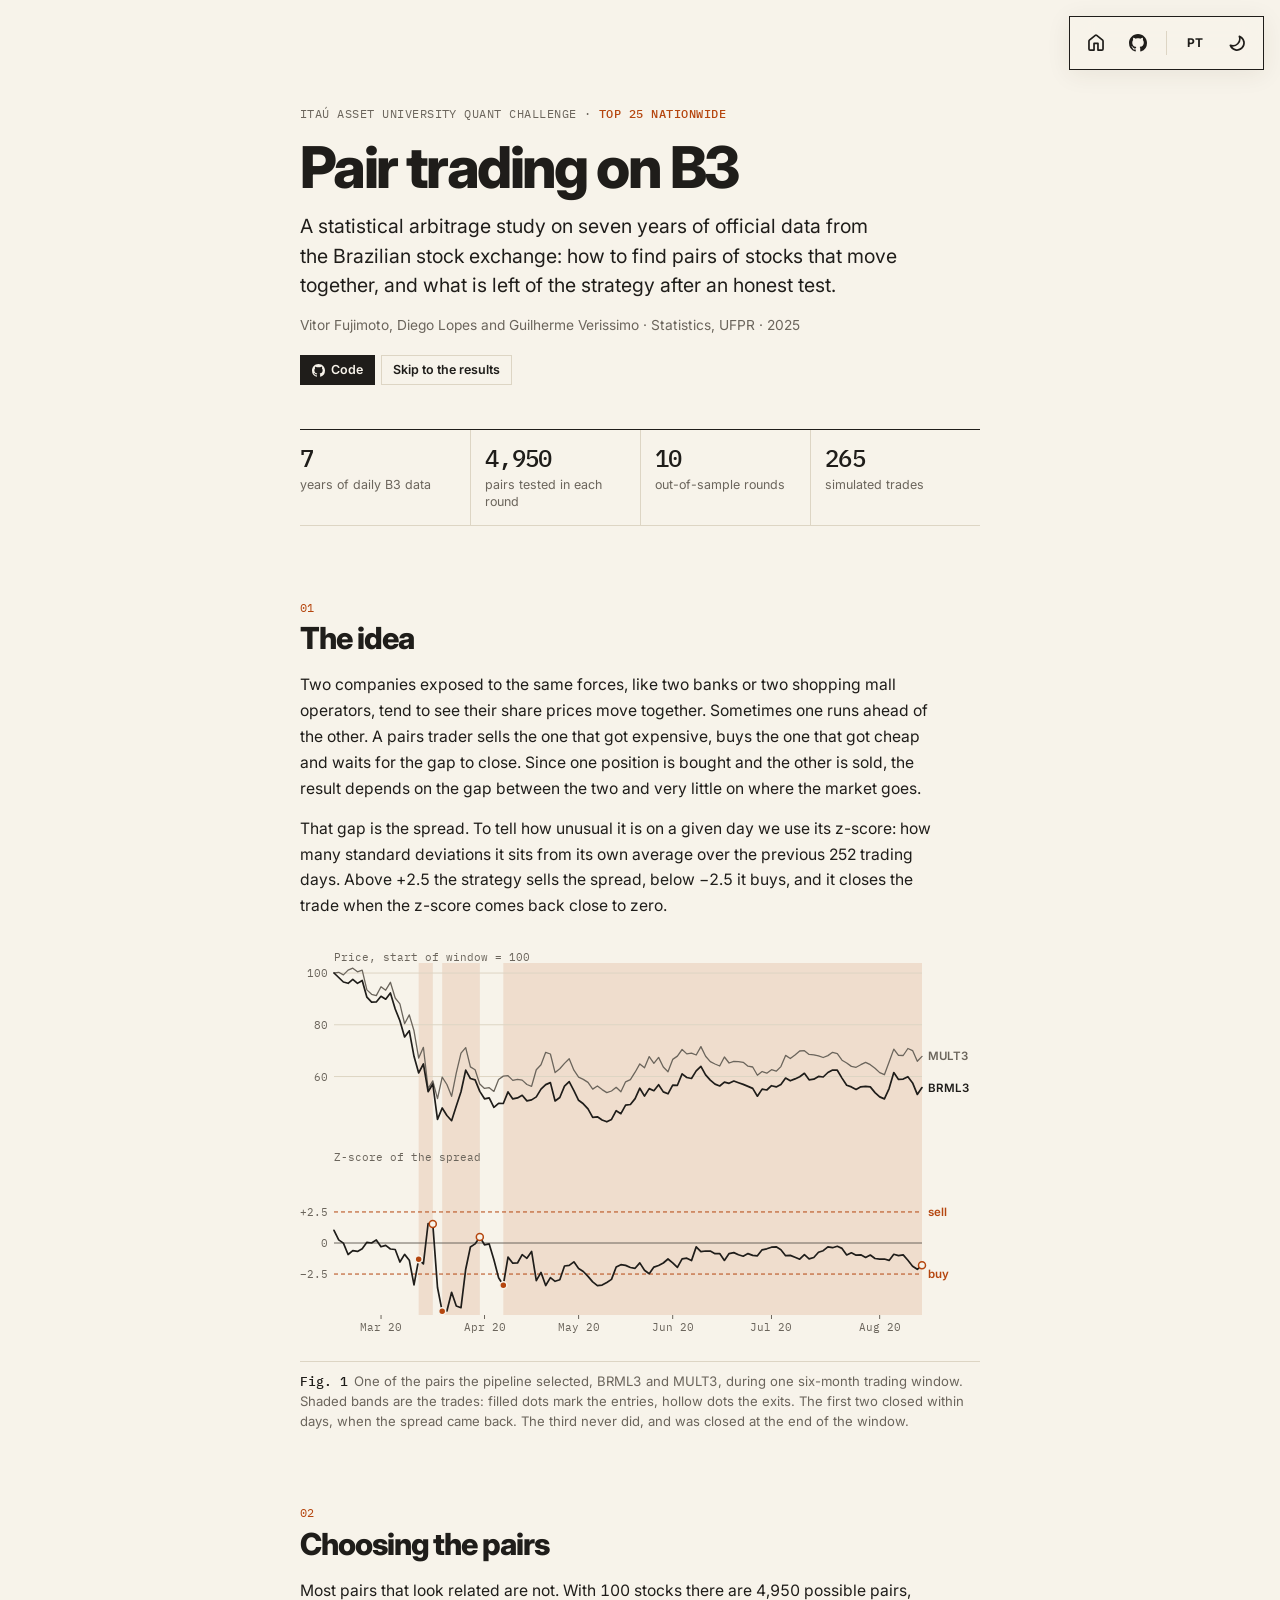
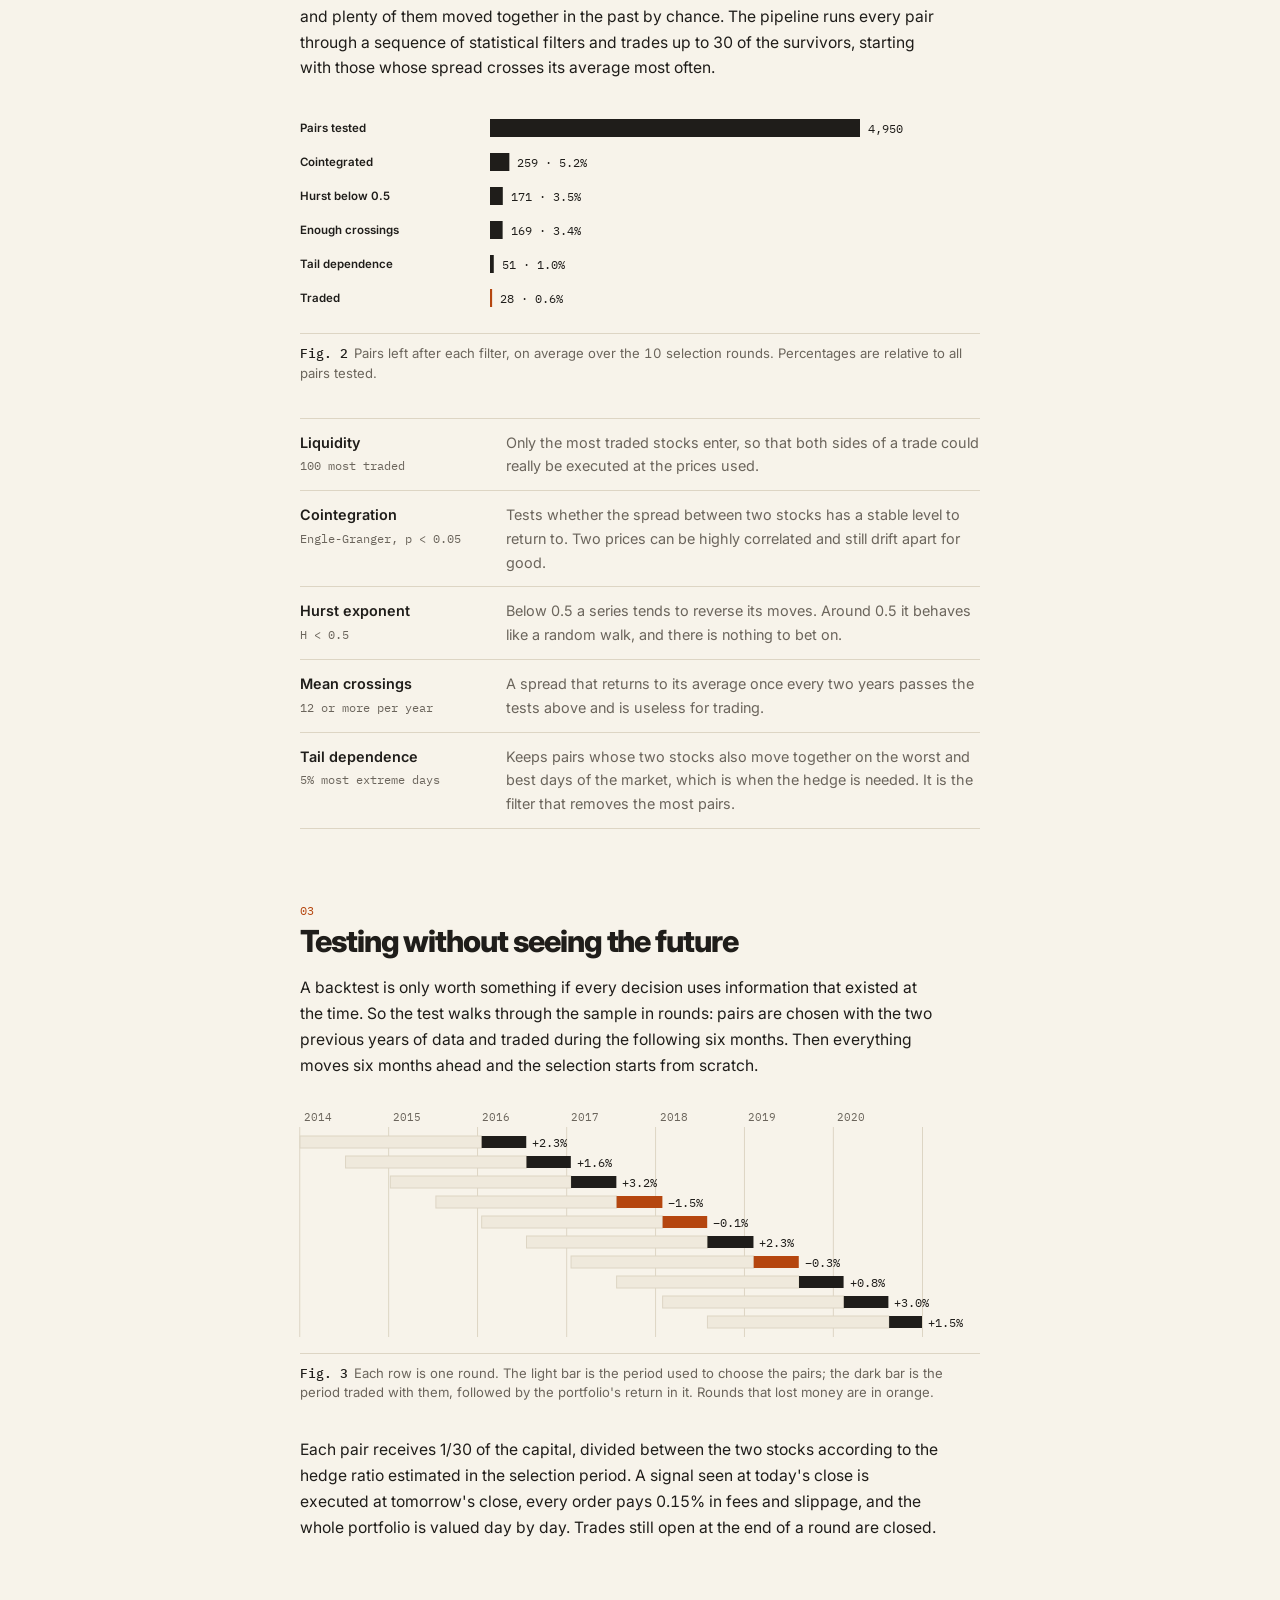
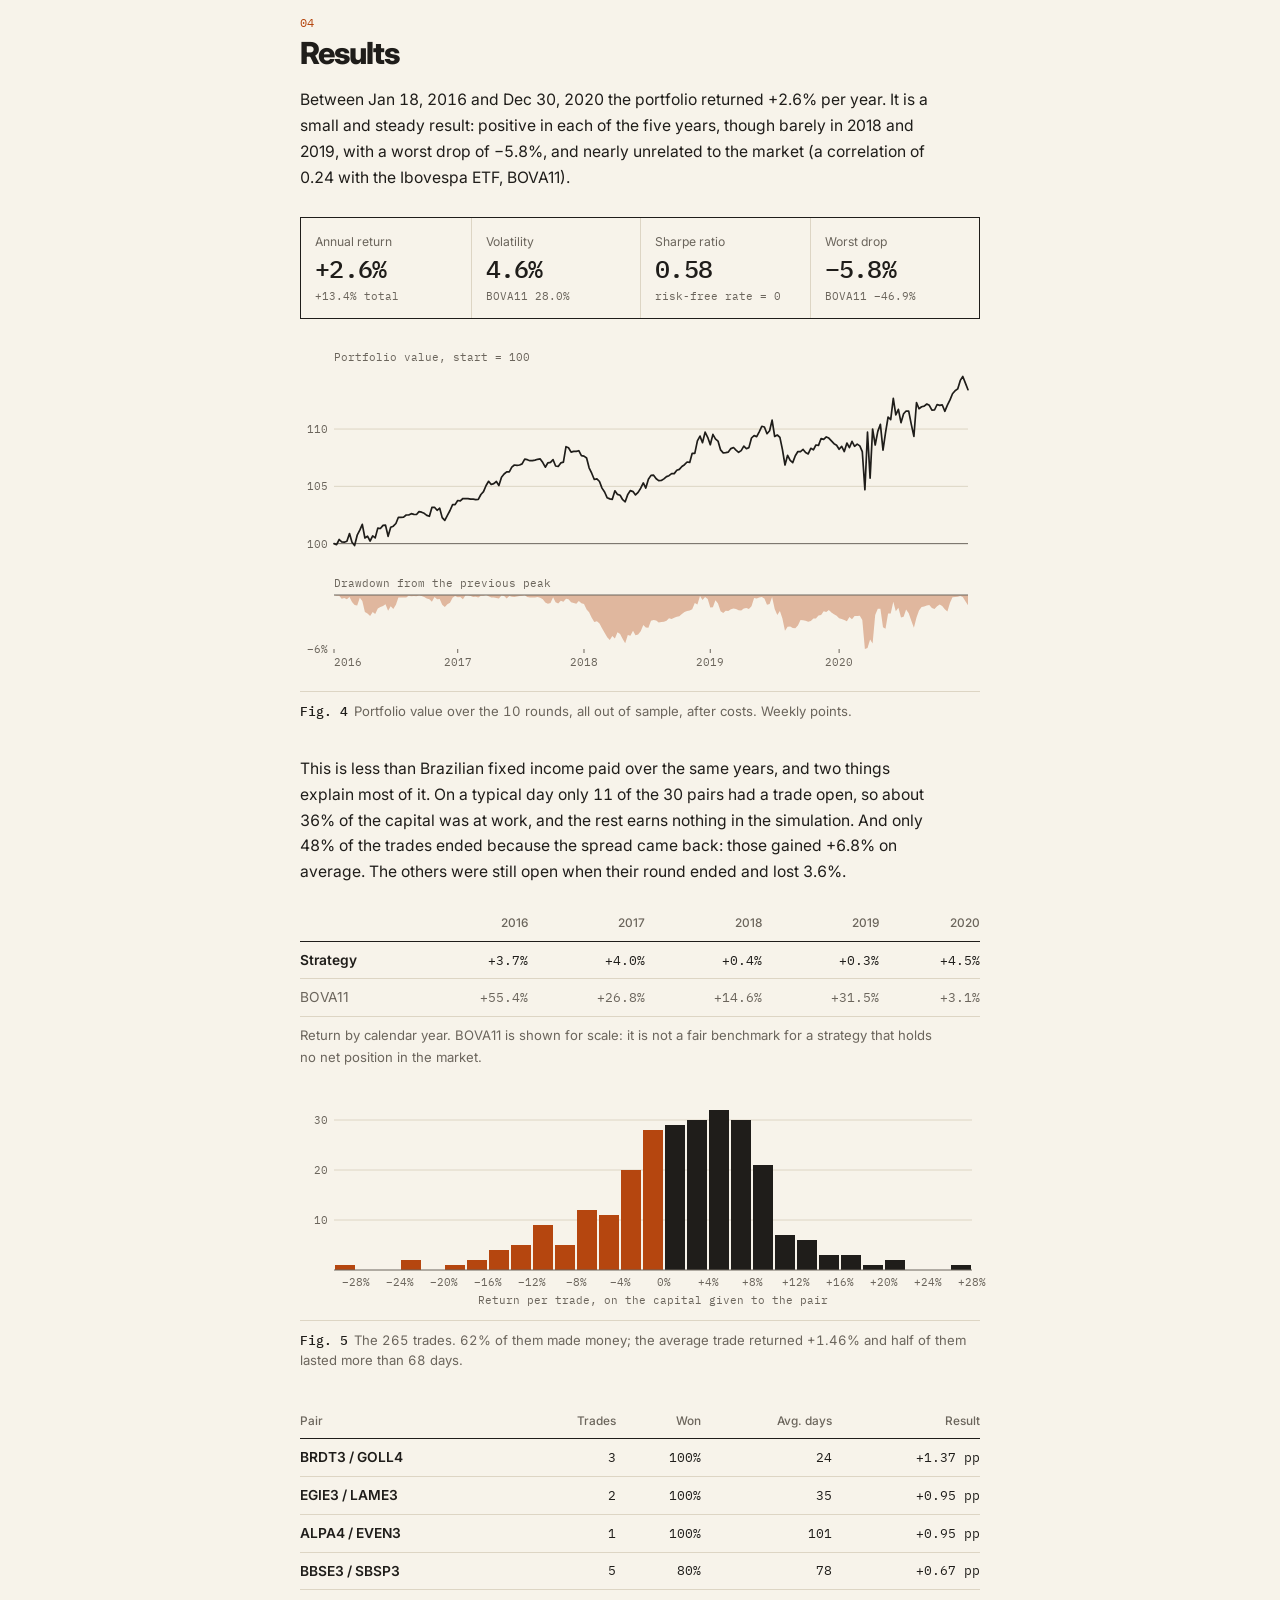
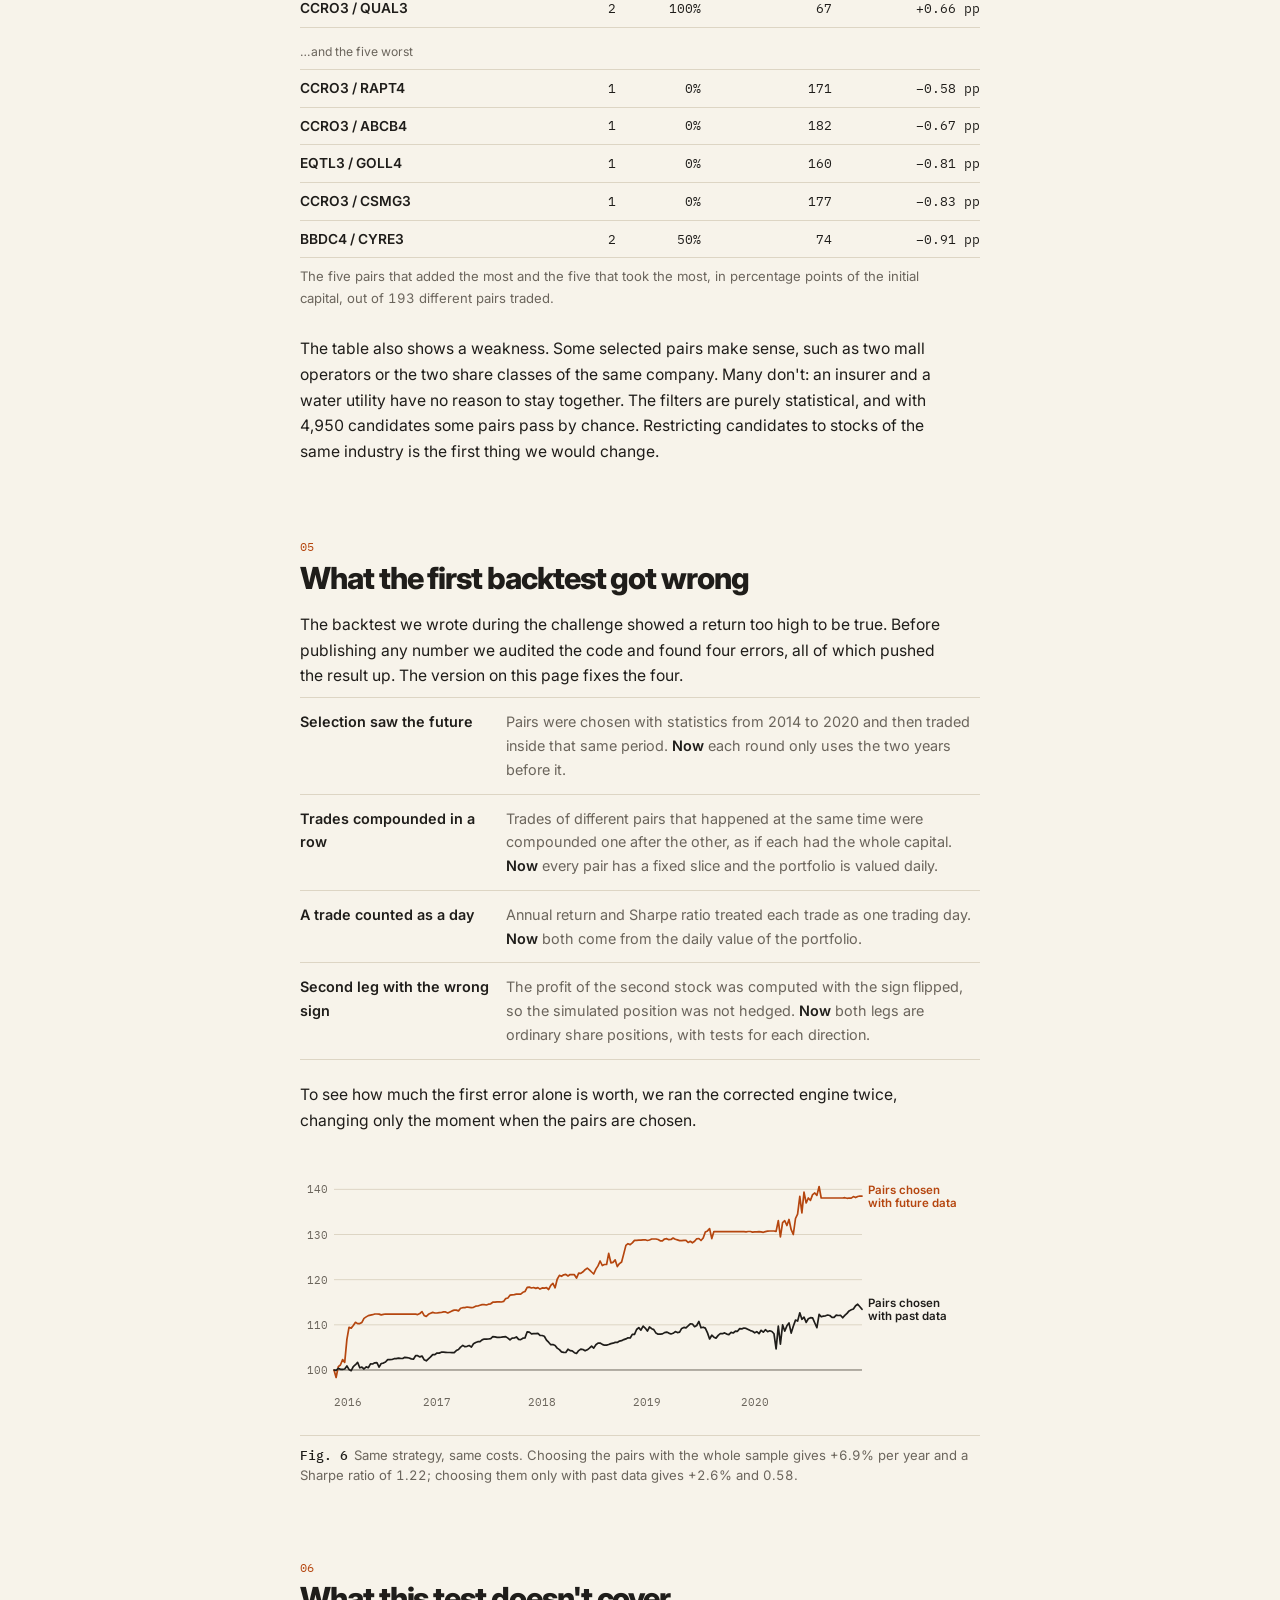
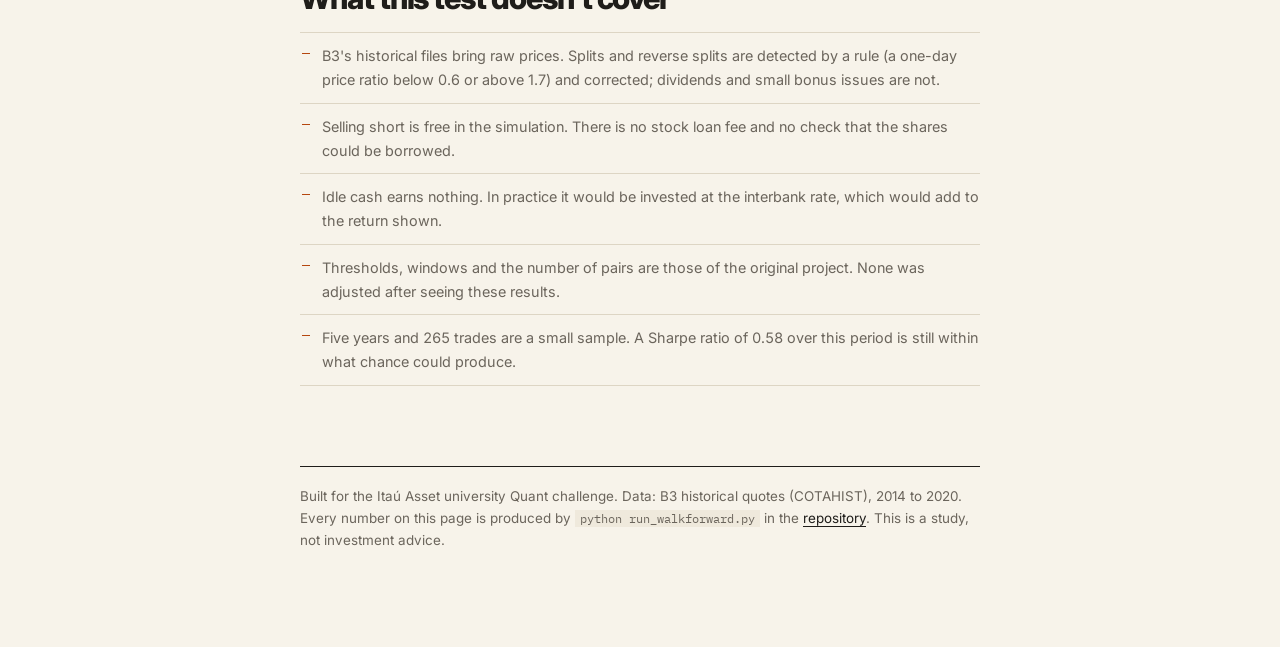
<file: index.html>
<!DOCTYPE html>
<html lang="en">
<head>
  <meta charset="UTF-8">
  <meta name="viewport" content="width=device-width, initial-scale=1.0">
  <title>Pair trading on B3 · Vitor Fujimoto</title>
  <meta name="description" content="A statistical arbitrage study on seven years of official B3 data: pair selection by cointegration and a walk-forward backtest, built for the Itaú Asset university Quant challenge.">
  <meta property="og:title" content="Pair trading on B3">
  <meta property="og:description" content="Pair selection by cointegration and a walk-forward backtest on seven years of official B3 data.">
  <script>
    (function () {
      var t = null;
      try { t = localStorage.getItem('theme'); } catch (e) {}
      if (t !== 'light' && t !== 'dark') {
        t = window.matchMedia && window.matchMedia('(prefers-color-scheme: dark)').matches ? 'dark' : 'light';
      }
      document.documentElement.setAttribute('data-theme', t);
    })();
  </script>
  <link rel="preconnect" href="https://fonts.googleapis.com">
  <link rel="preconnect" href="https://fonts.gstatic.com" crossorigin>
  <link href="https://fonts.googleapis.com/css2?family=IBM+Plex+Mono:wght@400;500&family=Inter:wght@400;500;600;700;800&display=swap" rel="stylesheet">
  <link rel="stylesheet" href="site/styles.css">
</head>
<body data-lang="en">
  <main class="wrap" id="top">

    <header class="top">
      <p class="kicker">
        <span class="en">Itaú Asset university Quant challenge · <b>Top 25 nationwide</b></span>
        <span class="pt">Desafio universitário Quant da Itaú Asset · <b>Top 25 do país</b></span>
      </p>
      <h1><span class="en">Pair trading on B3</span><span class="pt">Pair trading na B3</span></h1>
      <p class="lead">
        <span class="en">A statistical arbitrage study on seven years of official data from the Brazilian stock exchange: how to find pairs of stocks that move together, and what is left of the strategy after an honest test.</span>
        <span class="pt">Um estudo de arbitragem estatística com sete anos de dados oficiais da bolsa brasileira: como encontrar pares de ações que andam juntas, e o que sobra da estratégia depois de um teste honesto.</span>
      </p>
      <p class="byline">
        <span class="en">Vitor Fujimoto, Diego Lopes and Guilherme Verissimo · Statistics, UFPR · 2025</span>
        <span class="pt">Vitor Fujimoto, Diego Lopes e Guilherme Verissimo · Estatística, UFPR · 2025</span>
      </p>
      <div class="actions">
        <a class="action" href="https://github.com/fujimoto01/pair-trading"><svg viewBox="0 0 16 16" aria-hidden="true"><path d="M8 0c4.42 0 8 3.58 8 8a8.013 8.013 0 0 1-5.45 7.59c-.4.08-.55-.17-.55-.38 0-.27.01-1.13.01-2.2 0-.75-.25-1.23-.54-1.48 1.78-.2 3.65-.88 3.65-3.95 0-.88-.31-1.59-.82-2.15.08-.2.36-1.02-.08-2.12 0 0-.67-.22-2.2.82-.64-.18-1.32-.27-2-.27-.68 0-1.36.09-2 .27-1.53-1.03-2.2-.82-2.2-.82-.44 1.1-.16 1.92-.08 2.12-.51.56-.82 1.28-.82 2.15 0 3.06 1.86 3.75 3.64 3.95-.23.2-.44.55-.51 1.07-.46.21-1.61.55-2.33-.66-.15-.24-.6-.83-1.23-.82-.67.01-.27.38.01.53.34.19.73.9.82 1.13.16.45.68 1.31 2.69.94 0 .67.01 1.3.01 1.49 0 .21-.15.45-.55.38A7.995 7.995 0 0 1 0 8c0-4.42 3.58-8 8-8Z"/></svg><span class="en">Code</span><span class="pt">Código</span></a>
        <a class="action ghost" href="#results"><span class="en">Skip to the results</span><span class="pt">Ir para os resultados</span></a>
      </div>

      <div class="facts">
        <div><b>7</b><span class="en">years of daily B3 data</span><span class="pt">anos de dados diários da B3</span></div>
        <div><b data-v="tested"></b><span class="en">pairs tested in each round</span><span class="pt">pares testados a cada rodada</span></div>
        <div><b data-v="windows"></b><span class="en">out-of-sample rounds</span><span class="pt">rodadas fora da amostra</span></div>
        <div><b data-v="trades"></b><span class="en">simulated trades</span><span class="pt">operações simuladas</span></div>
      </div>
    </header>

    <section id="idea">
      <div class="num">01</div>
      <h2><span class="en">The idea</span><span class="pt">A ideia</span></h2>
      <p class="en">Two companies exposed to the same forces, like two banks or two shopping mall operators, tend to see their share prices move together. Sometimes one runs ahead of the other. A pairs trader sells the one that got expensive, buys the one that got cheap and waits for the gap to close. Since one position is bought and the other is sold, the result depends on the gap between the two and very little on where the market goes.</p>
      <p class="pt">Duas empresas expostas às mesmas forças, como dois bancos ou duas administradoras de shoppings, costumam ter ações que andam juntas. Às vezes uma dispara na frente da outra. Quem opera pares vende a que ficou cara, compra a que ficou barata e espera a distância fechar. Como uma posição é comprada e a outra é vendida, o resultado depende da distância entre as duas e muito pouco do rumo do mercado.</p>
      <p class="en">That gap is the spread. To tell how unusual it is on a given day we use its z-score: how many standard deviations it sits from its own average over the previous 252 trading days. Above +<span data-v="entry"></span> the strategy sells the spread, below −<span data-v="entry"></span> it buys, and it closes the trade when the z-score comes back close to zero.</p>
      <p class="pt">Essa distância é o spread. Para saber o quanto ela está fora do normal num dia usamos o z-score: a quantos desvios-padrão o spread está da própria média dos 252 pregões anteriores. Acima de +<span data-v="entry"></span> a estratégia vende o spread, abaixo de −<span data-v="entry"></span> ela compra, e a operação é encerrada quando o z-score volta para perto de zero.</p>
      <figure>
        <div class="fig" id="fig-example"></div>
        <figcaption>
          <span class="en"><b>Fig. 1</b>One of the pairs the pipeline selected, <span data-v="pair-a"></span> and <span data-v="pair-b"></span>, during one six-month trading window. Shaded bands are the trades: filled dots mark the entries, hollow dots the exits. The first two closed within days, when the spread came back. The third never did, and was closed at the end of the window.</span>
          <span class="pt"><b>Fig. 1</b>Um dos pares selecionados pelo pipeline, <span data-v="pair-a"></span> e <span data-v="pair-b"></span>, numa janela de seis meses de operação. As faixas sombreadas são as operações: pontos cheios marcam as entradas, pontos vazados as saídas. As duas primeiras fecharam em poucos dias, quando o spread voltou. A terceira nunca voltou, e foi encerrada no fim da janela.</span>
        </figcaption>
      </figure>
    </section>

    <section id="selection">
      <div class="num">02</div>
      <h2><span class="en">Choosing the pairs</span><span class="pt">A escolha dos pares</span></h2>
      <p class="en">Most pairs that look related are not. With <span data-v="stocks"></span> stocks there are <span data-v="tested"></span> possible pairs, and plenty of them moved together in the past by chance. The pipeline runs every pair through a sequence of statistical filters and trades up to <span data-v="pairs"></span> of the survivors, starting with those whose spread crosses its average most often.</p>
      <p class="pt">A maioria dos pares que parecem relacionados não é. Com <span data-v="stocks"></span> ações existem <span data-v="tested"></span> pares possíveis, e muitos andaram juntos no passado por acaso. O pipeline passa cada par por uma sequência de filtros estatísticos e opera até <span data-v="pairs"></span> dos sobreviventes, começando pelos que mais cruzam a própria média.</p>
      <figure>
        <div class="fig" id="fig-funnel"></div>
        <figcaption>
          <span class="en"><b>Fig. 2</b>Pairs left after each filter, on average over the <span data-v="windows"></span> selection rounds. Percentages are relative to all pairs tested.</span>
          <span class="pt"><b>Fig. 2</b>Pares que restam depois de cada filtro, na média das <span data-v="windows"></span> rodadas de seleção. Os percentuais são em relação a todos os pares testados.</span>
        </figcaption>
      </figure>
      <dl class="defs">
        <div>
          <dt><span class="en">Liquidity</span><span class="pt">Liquidez</span><small><span class="en">100 most traded</span><span class="pt">100 mais negociadas</span></small></dt>
          <dd class="en">Only the most traded stocks enter, so that both sides of a trade could really be executed at the prices used.</dd>
          <dd class="pt">Só entram as ações mais negociadas, para que os dois lados da operação pudessem de fato ser executados aos preços usados.</dd>
        </div>
        <div>
          <dt><span class="en">Cointegration</span><span class="pt">Cointegração</span><small>Engle-Granger, p &lt; 0.05</small></dt>
          <dd class="en">Tests whether the spread between two stocks has a stable level to return to. Two prices can be highly correlated and still drift apart for good.</dd>
          <dd class="pt">Testa se o spread entre duas ações tem um nível estável para o qual voltar. Dois preços podem ser muito correlacionados e mesmo assim se afastar para sempre.</dd>
        </div>
        <div>
          <dt><span class="en">Hurst exponent</span><span class="pt">Expoente de Hurst</span><small>H &lt; 0.5</small></dt>
          <dd class="en">Below 0.5 a series tends to reverse its moves. Around 0.5 it behaves like a random walk, and there is nothing to bet on.</dd>
          <dd class="pt">Abaixo de 0,5 a série tende a desfazer seus movimentos. Perto de 0,5 ela se comporta como um passeio aleatório, e não há no que apostar.</dd>
        </div>
        <div>
          <dt><span class="en">Mean crossings</span><span class="pt">Cruzamentos da média</span><small><span class="en">12 or more per year</span><span class="pt">12 ou mais por ano</span></small></dt>
          <dd class="en">A spread that returns to its average once every two years passes the tests above and is useless for trading.</dd>
          <dd class="pt">Um spread que volta à média uma vez a cada dois anos passa nos testes acima e não serve para operar.</dd>
        </div>
        <div>
          <dt><span class="en">Tail dependence</span><span class="pt">Dependência de cauda</span><small><span class="en">5% most extreme days</span><span class="pt">5% dos dias mais extremos</span></small></dt>
          <dd class="en">Keeps pairs whose two stocks also move together on the worst and best days of the market, which is when the hedge is needed. It is the filter that removes the most pairs.</dd>
          <dd class="pt">Mantém os pares em que as duas ações também andam juntas nos piores e melhores dias do mercado, que é quando a proteção faz falta. É o filtro que mais elimina pares.</dd>
        </div>
      </dl>
    </section>

    <section id="method">
      <div class="num">03</div>
      <h2><span class="en">Testing without seeing the future</span><span class="pt">Um teste que não enxerga o futuro</span></h2>
      <p class="en">A backtest is only worth something if every decision uses information that existed at the time. So the test walks through the sample in rounds: pairs are chosen with the two previous years of data and traded during the following six months. Then everything moves six months ahead and the selection starts from scratch.</p>
      <p class="pt">Um backtest só vale alguma coisa se cada decisão usa informação que existia na época. Por isso o teste percorre a amostra em rodadas: os pares são escolhidos com os dois anos anteriores de dados e operados nos seis meses seguintes. Depois tudo avança seis meses e a seleção recomeça do zero.</p>
      <figure>
        <div class="fig" id="fig-windows"></div>
        <figcaption>
          <span class="en"><b>Fig. 3</b>Each row is one round. The light bar is the period used to choose the pairs; the dark bar is the period traded with them, followed by the portfolio's return in it. Rounds that lost money are in orange.</span>
          <span class="pt"><b>Fig. 3</b>Cada linha é uma rodada. A barra clara é o período usado para escolher os pares; a escura é o período operado com eles, seguida do retorno da carteira nele. Rodadas com prejuízo estão em laranja.</span>
        </figcaption>
      </figure>
      <p class="en">Each pair receives 1/<span data-v="pairs"></span> of the capital, divided between the two stocks according to the hedge ratio estimated in the selection period. A signal seen at today's close is executed at tomorrow's close, every order pays <span data-v="cost"></span> in fees and slippage, and the whole portfolio is valued day by day. Trades still open at the end of a round are closed.</p>
      <p class="pt">Cada par recebe 1/<span data-v="pairs"></span> do capital, dividido entre as duas ações conforme a razão de hedge estimada no período de seleção. Um sinal visto no fechamento de hoje é executado no fechamento de amanhã, cada ordem paga <span data-v="cost"></span> de custos e derrapagem, e a carteira inteira é avaliada dia a dia. Operações ainda abertas no fim da rodada são encerradas.</p>
    </section>

    <section id="results">
      <div class="num">04</div>
      <h2><span class="en">Results</span><span class="pt">Resultados</span></h2>
      <p class="en">Between <span data-v="trade-start"></span> and <span data-v="trade-end"></span> the portfolio returned <span data-v="annual"></span> per year. It is a small and steady result: positive in each of the five years, though barely in 2018 and 2019, with a worst drop of <span data-v="mdd"></span>, and nearly unrelated to the market (a correlation of <span data-v="corr"></span> with the Ibovespa ETF, BOVA11).</p>
      <p class="pt">Entre <span data-v="trade-start"></span> e <span data-v="trade-end"></span> a carteira rendeu <span data-v="annual"></span> ao ano. É um resultado pequeno e estável: positivo em cada um dos cinco anos, ainda que por pouco em 2018 e 2019, com queda máxima de <span data-v="mdd"></span>, e quase sem relação com o mercado (correlação de <span data-v="corr"></span> com o ETF do Ibovespa, o BOVA11).</p>

      <div class="tiles">
        <div class="tile"><span class="en">Annual return</span><span class="pt">Retorno anual</span><b data-v="annual"></b><small><span data-v="total"></span> total</small></div>
        <div class="tile"><span class="en">Volatility</span><span class="pt">Volatilidade</span><b data-v="vol"></b><small>BOVA11 <span data-v="bova-vol"></span></small></div>
        <div class="tile"><span class="en">Sharpe ratio</span><span class="pt">Índice de Sharpe</span><b data-v="sharpe"></b><small><span class="en">risk-free rate = 0</span><span class="pt">taxa livre de risco = 0</span></small></div>
        <div class="tile"><span class="en">Worst drop</span><span class="pt">Queda máxima</span><b data-v="mdd"></b><small>BOVA11 <span data-v="bova-mdd"></span></small></div>
      </div>

      <figure>
        <div class="fig" id="fig-equity"></div>
        <figcaption>
          <span class="en"><b>Fig. 4</b>Portfolio value over the <span data-v="windows"></span> rounds, all out of sample, after costs. Weekly points.</span>
          <span class="pt"><b>Fig. 4</b>Valor da carteira ao longo das <span data-v="windows"></span> rodadas, sempre fora da amostra, depois dos custos. Pontos semanais.</span>
        </figcaption>
      </figure>

      <p class="en">This is less than Brazilian fixed income paid over the same years, and two things explain most of it. On a typical day only <span data-v="open"></span> of the <span data-v="pairs"></span> pairs had a trade open, so about <span data-v="gross"></span> of the capital was at work, and the rest earns nothing in the simulation. And only <span data-v="reversion"></span> of the trades ended because the spread came back: those gained <span data-v="rev-ret"></span> on average. The others were still open when their round ended and lost <span data-v="end-ret"></span>.</p>
      <p class="pt">É menos do que a renda fixa brasileira pagou nos mesmos anos, e duas coisas explicam a maior parte disso. Num dia típico só <span data-v="open"></span> dos <span data-v="pairs"></span> pares tinham operação aberta, então cerca de <span data-v="gross"></span> do capital estava trabalhando, e o resto não rende nada na simulação. E só <span data-v="reversion"></span> das operações terminaram porque o spread voltou: essas ganharam <span data-v="rev-ret"></span> em média. As outras ainda estavam abertas quando a rodada acabou e perderam <span data-v="end-ret"></span>.</p>

      <div class="scroll"><table id="table-yearly"></table></div>
      <p class="tablecap">
        <span class="en">Return by calendar year. BOVA11 is shown for scale: it is not a fair benchmark for a strategy that holds no net position in the market.</span>
        <span class="pt">Retorno por ano. O BOVA11 aparece para dar escala: ele não é uma comparação justa para uma estratégia que não fica comprada nem vendida no mercado.</span>
      </p>

      <figure>
        <div class="fig" id="fig-hist"></div>
        <figcaption>
          <span class="en"><b>Fig. 5</b>The <span data-v="trades"></span> trades. <span data-v="win"></span> of them made money; the average trade returned <span data-v="avgtrade"></span> and half of them lasted more than <span data-v="days"></span> days.</span>
          <span class="pt"><b>Fig. 5</b>As <span data-v="trades"></span> operações. <span data-v="win"></span> deram lucro; a operação média rendeu <span data-v="avgtrade"></span> e metade delas durou mais de <span data-v="days"></span> dias.</span>
        </figcaption>
      </figure>

      <div class="scroll"><table id="table-pairs"></table></div>
      <p class="tablecap">
        <span class="en">The five pairs that added the most and the five that took the most, in percentage points of the initial capital, out of <span data-v="distinct"></span> different pairs traded.</span>
        <span class="pt">Os cinco pares que mais somaram e os cinco que mais tiraram, em pontos percentuais do capital inicial, entre <span data-v="distinct"></span> pares diferentes operados.</span>
      </p>
      <p class="en">The table also shows a weakness. Some selected pairs make sense, such as two mall operators or the two share classes of the same company. Many don't: an insurer and a water utility have no reason to stay together. The filters are purely statistical, and with <span data-v="tested"></span> candidates some pairs pass by chance. Restricting candidates to stocks of the same industry is the first thing we would change.</p>
      <p class="pt">A tabela também mostra uma fraqueza. Alguns pares selecionados fazem sentido, como duas administradoras de shoppings ou as duas classes de ação da mesma empresa. Muitos não: uma seguradora e uma companhia de saneamento não têm por que andar juntas. Os filtros são puramente estatísticos, e com <span data-v="tested"></span> candidatos alguns pares passam por acaso. Restringir os candidatos a ações do mesmo setor é a primeira coisa que mudaríamos.</p>
    </section>

    <section id="audit">
      <div class="num">05</div>
      <h2><span class="en">What the first backtest got wrong</span><span class="pt">O que o primeiro backtest errou</span></h2>
      <p class="en">The backtest we wrote during the challenge showed a return too high to be true. Before publishing any number we audited the code and found four errors, all of which pushed the result up. The version on this page fixes the four.</p>
      <p class="pt">O backtest que escrevemos durante o desafio mostrava um retorno alto demais para ser verdade. Antes de divulgar qualquer número auditamos o código e encontramos quatro erros, todos empurrando o resultado para cima. A versão desta página corrige os quatro.</p>
      <dl class="defs">
        <div>
          <dt><span class="en">Selection saw the future</span><span class="pt">A seleção via o futuro</span></dt>
          <dd class="en">Pairs were chosen with statistics from 2014 to 2020 and then traded inside that same period. <b>Now</b> each round only uses the two years before it.</dd>
          <dd class="pt">Os pares eram escolhidos com estatísticas de 2014 a 2020 e depois operados dentro desse mesmo período. <b>Agora</b> cada rodada usa só os dois anos anteriores a ela.</dd>
        </div>
        <div>
          <dt><span class="en">Trades compounded in a row</span><span class="pt">Operações compostas em fila</span></dt>
          <dd class="en">Trades of different pairs that happened at the same time were compounded one after the other, as if each had the whole capital. <b>Now</b> every pair has a fixed slice and the portfolio is valued daily.</dd>
          <dd class="pt">Operações simultâneas de pares diferentes eram compostas uma depois da outra, como se cada uma tivesse o capital inteiro. <b>Agora</b> cada par tem uma fatia fixa e a carteira é avaliada todo dia.</dd>
        </div>
        <div>
          <dt><span class="en">A trade counted as a day</span><span class="pt">Uma operação contava como um dia</span></dt>
          <dd class="en">Annual return and Sharpe ratio treated each trade as one trading day. <b>Now</b> both come from the daily value of the portfolio.</dd>
          <dd class="pt">O retorno anual e o Sharpe tratavam cada operação como um pregão. <b>Agora</b> os dois saem do valor diário da carteira.</dd>
        </div>
        <div>
          <dt><span class="en">Second leg with the wrong sign</span><span class="pt">Segunda perna com sinal trocado</span></dt>
          <dd class="en">The profit of the second stock was computed with the sign flipped, so the simulated position was not hedged. <b>Now</b> both legs are ordinary share positions, with tests for each direction.</dd>
          <dd class="pt">O resultado da segunda ação era calculado com o sinal invertido, então a posição simulada não ficava protegida. <b>Agora</b> as duas pernas são posições comuns em ações, com testes para cada direção.</dd>
        </div>
      </dl>
      <p class="en" style="margin-top:22px">To see how much the first error alone is worth, we ran the corrected engine twice, changing only the moment when the pairs are chosen.</p>
      <p class="pt" style="margin-top:22px">Para ver quanto vale só o primeiro erro, rodamos o motor corrigido duas vezes, mudando apenas o momento em que os pares são escolhidos.</p>
      <figure>
        <div class="fig" id="fig-lookahead"></div>
        <figcaption>
          <span class="en"><b>Fig. 6</b>Same strategy, same costs. Choosing the pairs with the whole sample gives <span data-v="la-annual"></span> per year and a Sharpe ratio of <span data-v="la-sharpe"></span>; choosing them only with past data gives <span data-v="annual"></span> and <span data-v="sharpe"></span>.</span>
          <span class="pt"><b>Fig. 6</b>Mesma estratégia, mesmos custos. Escolher os pares com a amostra inteira dá <span data-v="la-annual"></span> ao ano e Sharpe de <span data-v="la-sharpe"></span>; escolher só com dados passados dá <span data-v="annual"></span> e <span data-v="sharpe"></span>.</span>
        </figcaption>
      </figure>
    </section>

    <section id="limits">
      <div class="num">06</div>
      <h2><span class="en">What this test doesn't cover</span><span class="pt">O que este teste não cobre</span></h2>
      <ul class="limits en">
        <li>B3's historical files bring raw prices. Splits and reverse splits are detected by a rule (a one-day price ratio below 0.6 or above 1.7) and corrected; dividends and small bonus issues are not.</li>
        <li>Selling short is free in the simulation. There is no stock loan fee and no check that the shares could be borrowed.</li>
        <li>Idle cash earns nothing. In practice it would be invested at the interbank rate, which would add to the return shown.</li>
        <li>Thresholds, windows and the number of pairs are those of the original project. None was adjusted after seeing these results.</li>
        <li>Five years and <span data-v="trades"></span> trades are a small sample. A Sharpe ratio of <span data-v="sharpe"></span> over this period is still within what chance could produce.</li>
      </ul>
      <ul class="limits pt">
        <li>Os arquivos históricos da B3 trazem preços brutos. Desdobramentos e grupamentos são detectados por uma regra (razão de preço de um dia abaixo de 0,6 ou acima de 1,7) e corrigidos; dividendos e bonificações pequenas, não.</li>
        <li>Vender a descoberto é gratuito na simulação. Não há taxa de aluguel de ações nem verificação de que havia ações para alugar.</li>
        <li>O caixa parado não rende nada. Na prática ele ficaria aplicado no CDI, o que somaria ao retorno mostrado.</li>
        <li>Limiares, janelas e número de pares são os do projeto original. Nenhum foi ajustado depois de ver estes resultados.</li>
        <li>Cinco anos e <span data-v="trades"></span> operações são uma amostra pequena. Um Sharpe de <span data-v="sharpe"></span> nesse período ainda está dentro do que o acaso produziria.</li>
      </ul>
    </section>

    <footer>
      <p class="en">Built for the Itaú Asset university Quant challenge. Data: B3 historical quotes (COTAHIST), 2014 to 2020. Every number on this page is produced by <code>python run_walkforward.py</code> in the <a href="https://github.com/fujimoto01/pair-trading">repository</a>. This is a study, not investment advice.</p>
      <p class="pt">Feito para o desafio universitário Quant da Itaú Asset. Dados: cotações históricas da B3 (COTAHIST), 2014 a 2020. Todos os números desta página saem de <code>python run_walkforward.py</code>, no <a href="https://github.com/fujimoto01/pair-trading">repositório</a>. É um estudo, não uma recomendação de investimento.</p>
    </footer>
  </main>

  <nav class="dock" aria-label="Quick links">
    <a href="https://fujimoto01.github.io/" title="Vitor Fujimoto" aria-label="Portfolio"><svg viewBox="0 0 16 16" aria-hidden="true"><path d="M6.906.664a1.749 1.749 0 0 1 2.187 0l5.25 4.2c.415.332.657.835.657 1.367v7.019A1.75 1.75 0 0 1 13.25 15h-3.5a.75.75 0 0 1-.75-.75V9H7v5.25a.75.75 0 0 1-.75.75h-3.5A1.75 1.75 0 0 1 1 13.25V6.23c0-.531.242-1.034.657-1.366l5.25-4.2Zm1.25 1.171a.25.25 0 0 0-.312 0l-5.25 4.2a.25.25 0 0 0-.094.196v7.019c0 .138.112.25.25.25H5.5V8.25a.75.75 0 0 1 .75-.75h3.5a.75.75 0 0 1 .75.75v5.25h2.75a.25.25 0 0 0 .25-.25V6.23a.25.25 0 0 0-.094-.195Z"/></svg></a>
    <a href="https://github.com/fujimoto01/pair-trading" title="GitHub" aria-label="GitHub"><svg viewBox="0 0 16 16" aria-hidden="true"><path d="M8 0c4.42 0 8 3.58 8 8a8.013 8.013 0 0 1-5.45 7.59c-.4.08-.55-.17-.55-.38 0-.27.01-1.13.01-2.2 0-.75-.25-1.23-.54-1.48 1.78-.2 3.65-.88 3.65-3.95 0-.88-.31-1.59-.82-2.15.08-.2.36-1.02-.08-2.12 0 0-.67-.22-2.2.82-.64-.18-1.32-.27-2-.27-.68 0-1.36.09-2 .27-1.53-1.03-2.2-.82-2.2-.82-.44 1.1-.16 1.92-.08 2.12-.51.56-.82 1.28-.82 2.15 0 3.06 1.86 3.75 3.64 3.95-.23.2-.44.55-.51 1.07-.46.21-1.61.55-2.33-.66-.15-.24-.6-.83-1.23-.82-.67.01-.27.38.01.53.34.19.73.9.82 1.13.16.45.68 1.31 2.69.94 0 .67.01 1.3.01 1.49 0 .21-.15.45-.55.38A7.995 7.995 0 0 1 0 8c0-4.42 3.58-8 8-8Z"/></svg></a>
    <span class="sep"></span>
    <button type="button" class="lang-toggle" aria-label="Switch language" title="EN / PT">PT</button>
    <button type="button" class="theme" aria-label="Toggle light and dark theme" title="Light / dark">
      <svg class="sun" viewBox="0 0 16 16" aria-hidden="true"><path d="M8 12a4 4 0 1 1 0-8 4 4 0 0 1 0 8Zm0-1.5a2.5 2.5 0 1 0 0-5 2.5 2.5 0 0 0 0 5Zm5.657-8.157a.75.75 0 0 1 0 1.061l-1.061 1.06a.749.749 0 0 1-1.275-.326.749.749 0 0 1 .215-.734l1.06-1.06a.75.75 0 0 1 1.06 0Zm-9.193 9.193a.75.75 0 0 1 0 1.06l-1.06 1.061a.75.75 0 1 1-1.061-1.06l1.06-1.061a.75.75 0 0 1 1.061 0ZM8 0a.75.75 0 0 1 .75.75v1.5a.75.75 0 0 1-1.5 0V.75A.75.75 0 0 1 8 0ZM3 8a.75.75 0 0 1-.75.75H.75a.75.75 0 0 1 0-1.5h1.5A.75.75 0 0 1 3 8Zm13 0a.75.75 0 0 1-.75.75h-1.5a.75.75 0 0 1 0-1.5h1.5A.75.75 0 0 1 16 8Zm-8 5a.75.75 0 0 1 .75.75v1.5a.75.75 0 0 1-1.5 0v-1.5A.75.75 0 0 1 8 13Zm3.536-1.464a.75.75 0 0 1 1.06 0l1.061 1.06a.75.75 0 0 1-1.06 1.061l-1.061-1.06a.75.75 0 0 1 0-1.061ZM2.343 2.343a.75.75 0 0 1 1.061 0l1.06 1.061a.751.751 0 0 1-.018 1.042.751.751 0 0 1-1.042.018l-1.06-1.06a.75.75 0 0 1 0-1.06Z"/></svg>
      <svg class="moon" viewBox="0 0 16 16" aria-hidden="true"><path d="M9.598 1.591a.749.749 0 0 1 .785-.175 7.001 7.001 0 1 1-8.967 8.967.75.75 0 0 1 .961-.96 5.5 5.5 0 0 0 7.046-7.046.75.75 0 0 1 .175-.786Zm1.616 1.945a7 7 0 0 1-7.678 7.678 5.499 5.499 0 1 0 7.678-7.678Z"/></svg>
    </button>
  </nav>

  <script src="site/data.js"></script>
  <script src="site/app.js"></script>
</body>
</html>
</file>
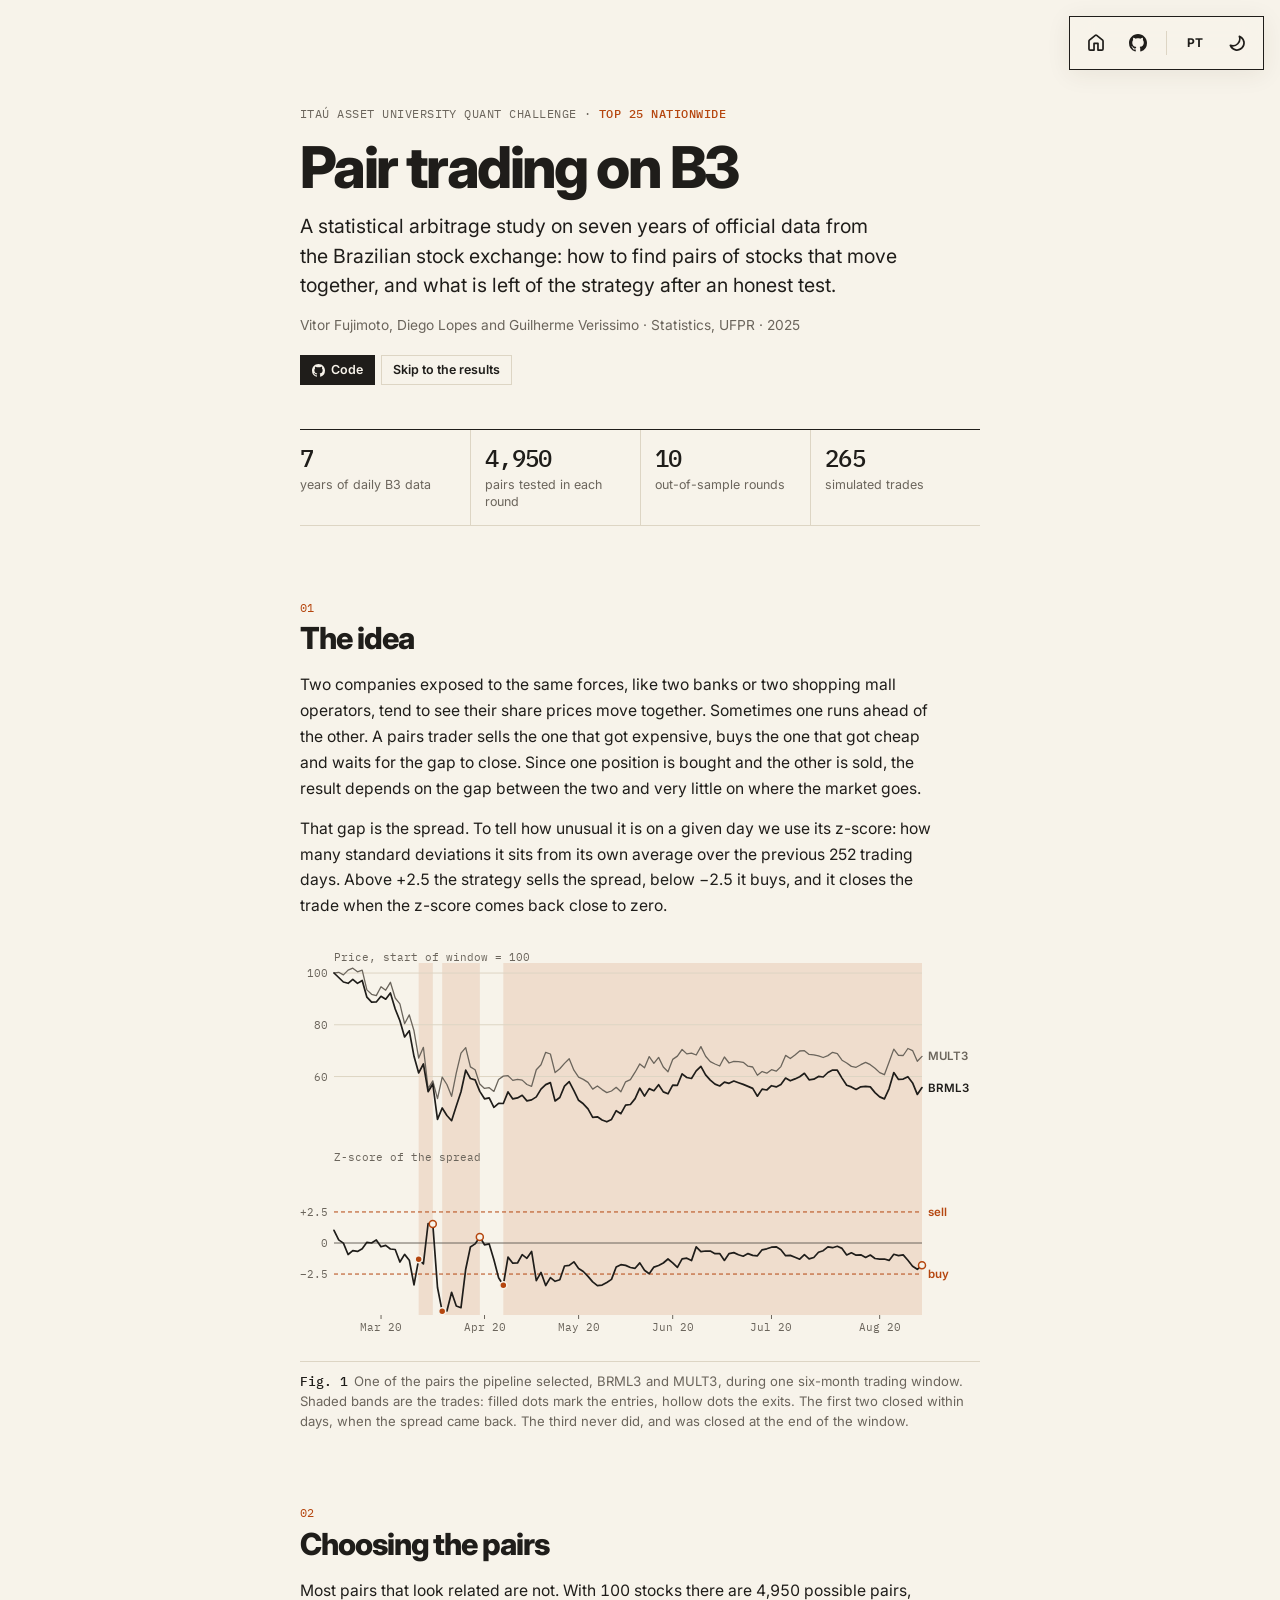
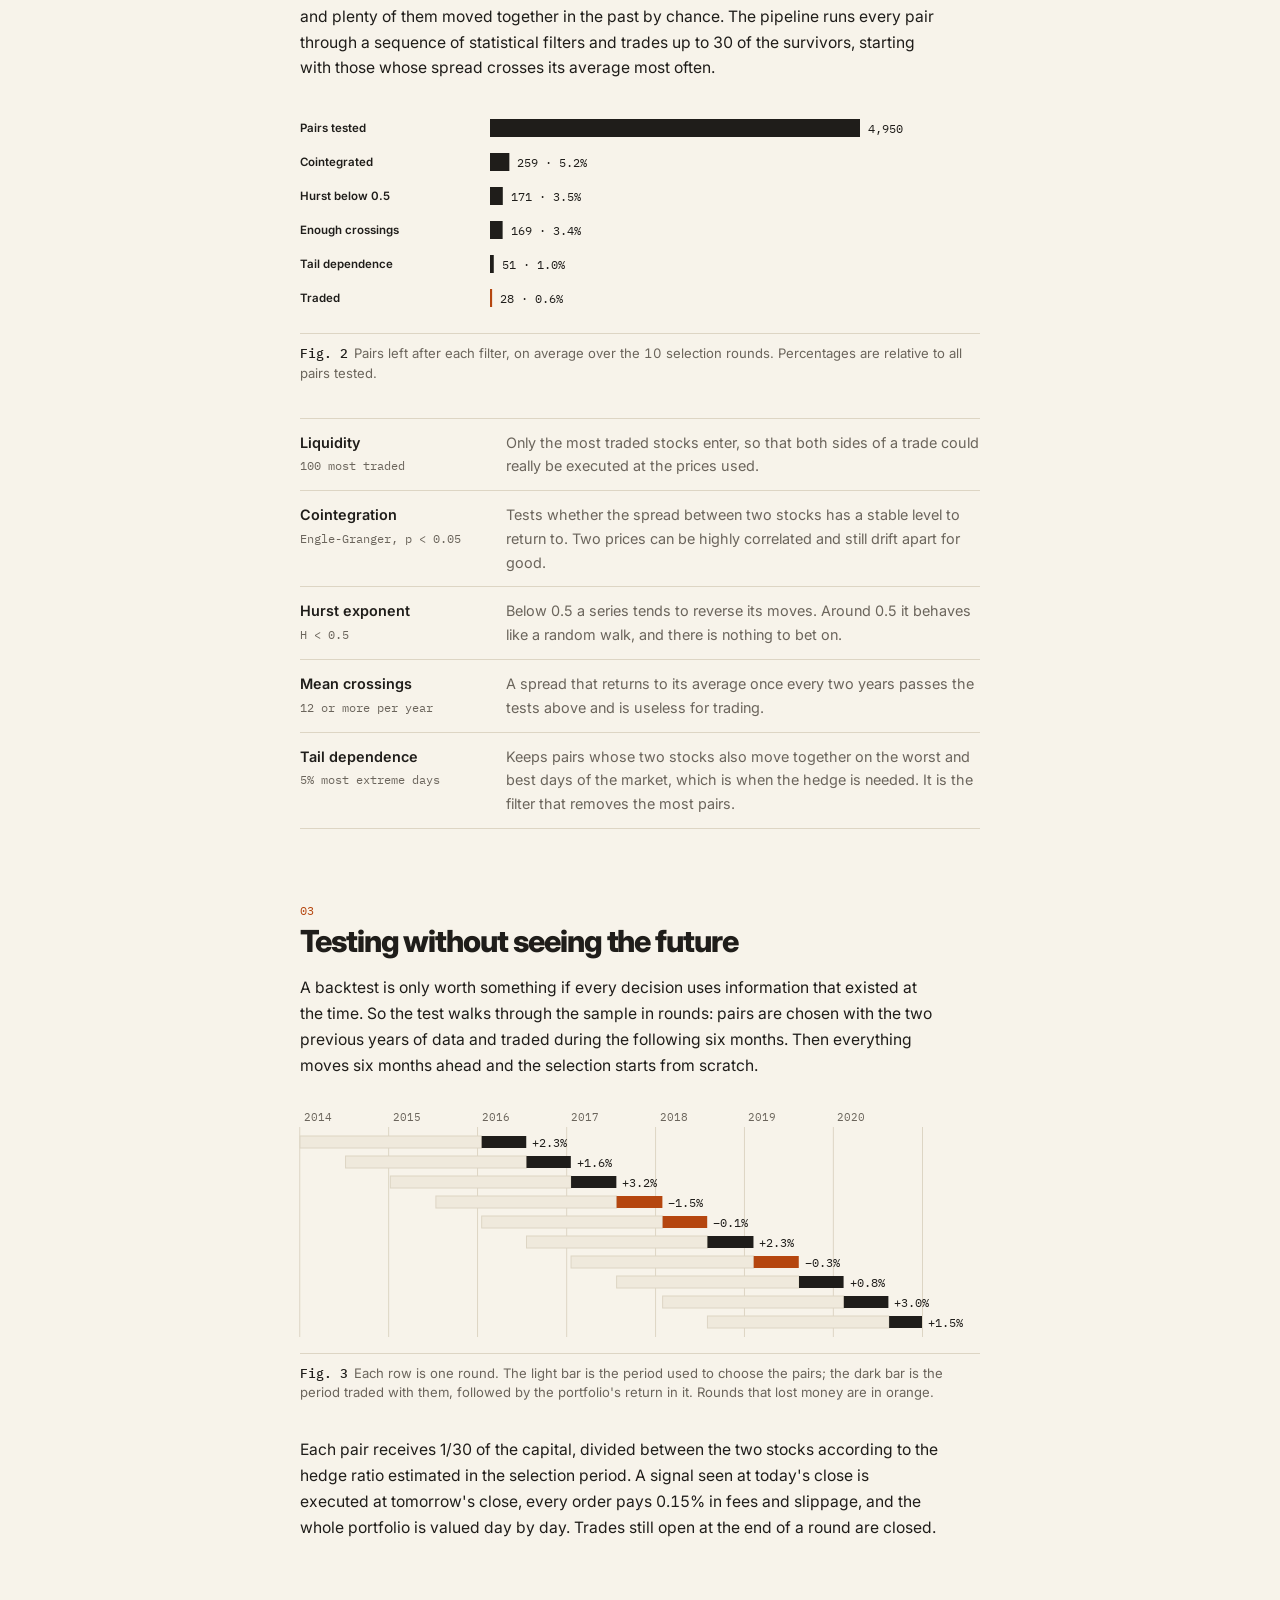
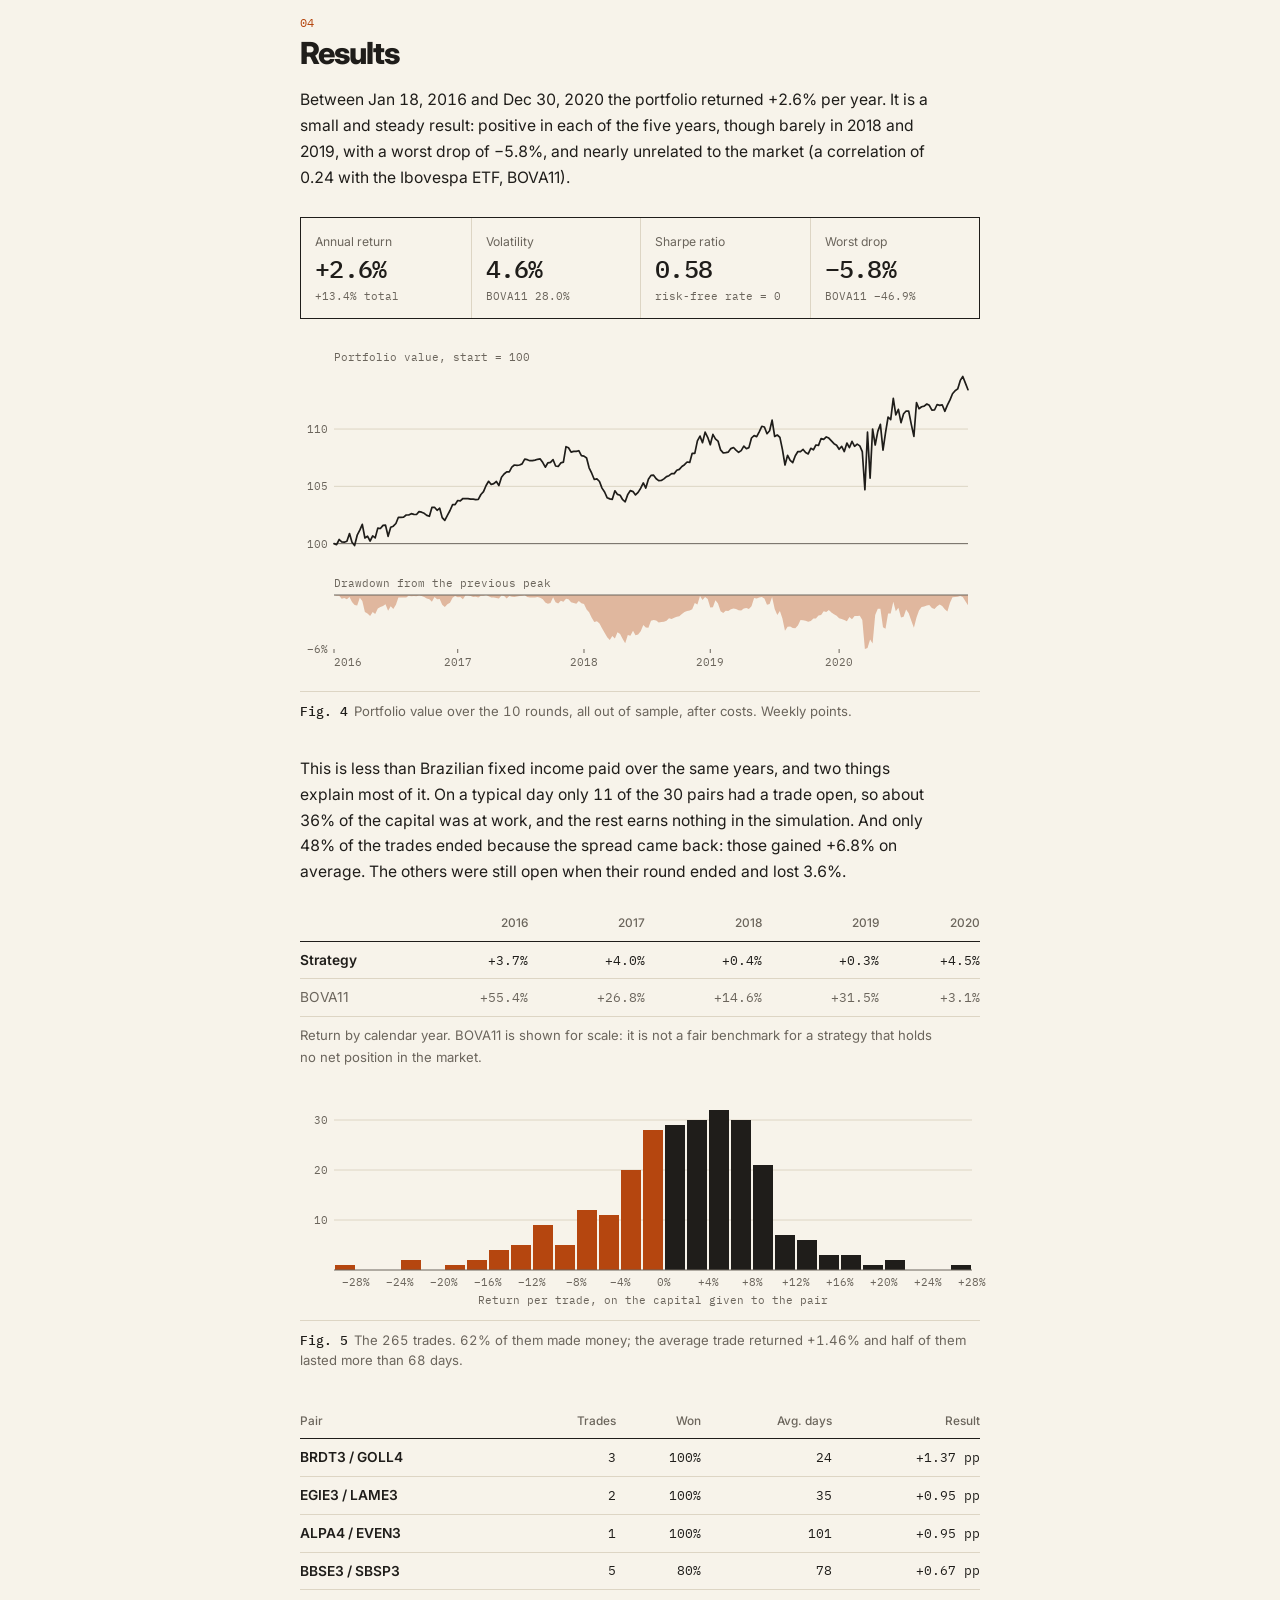
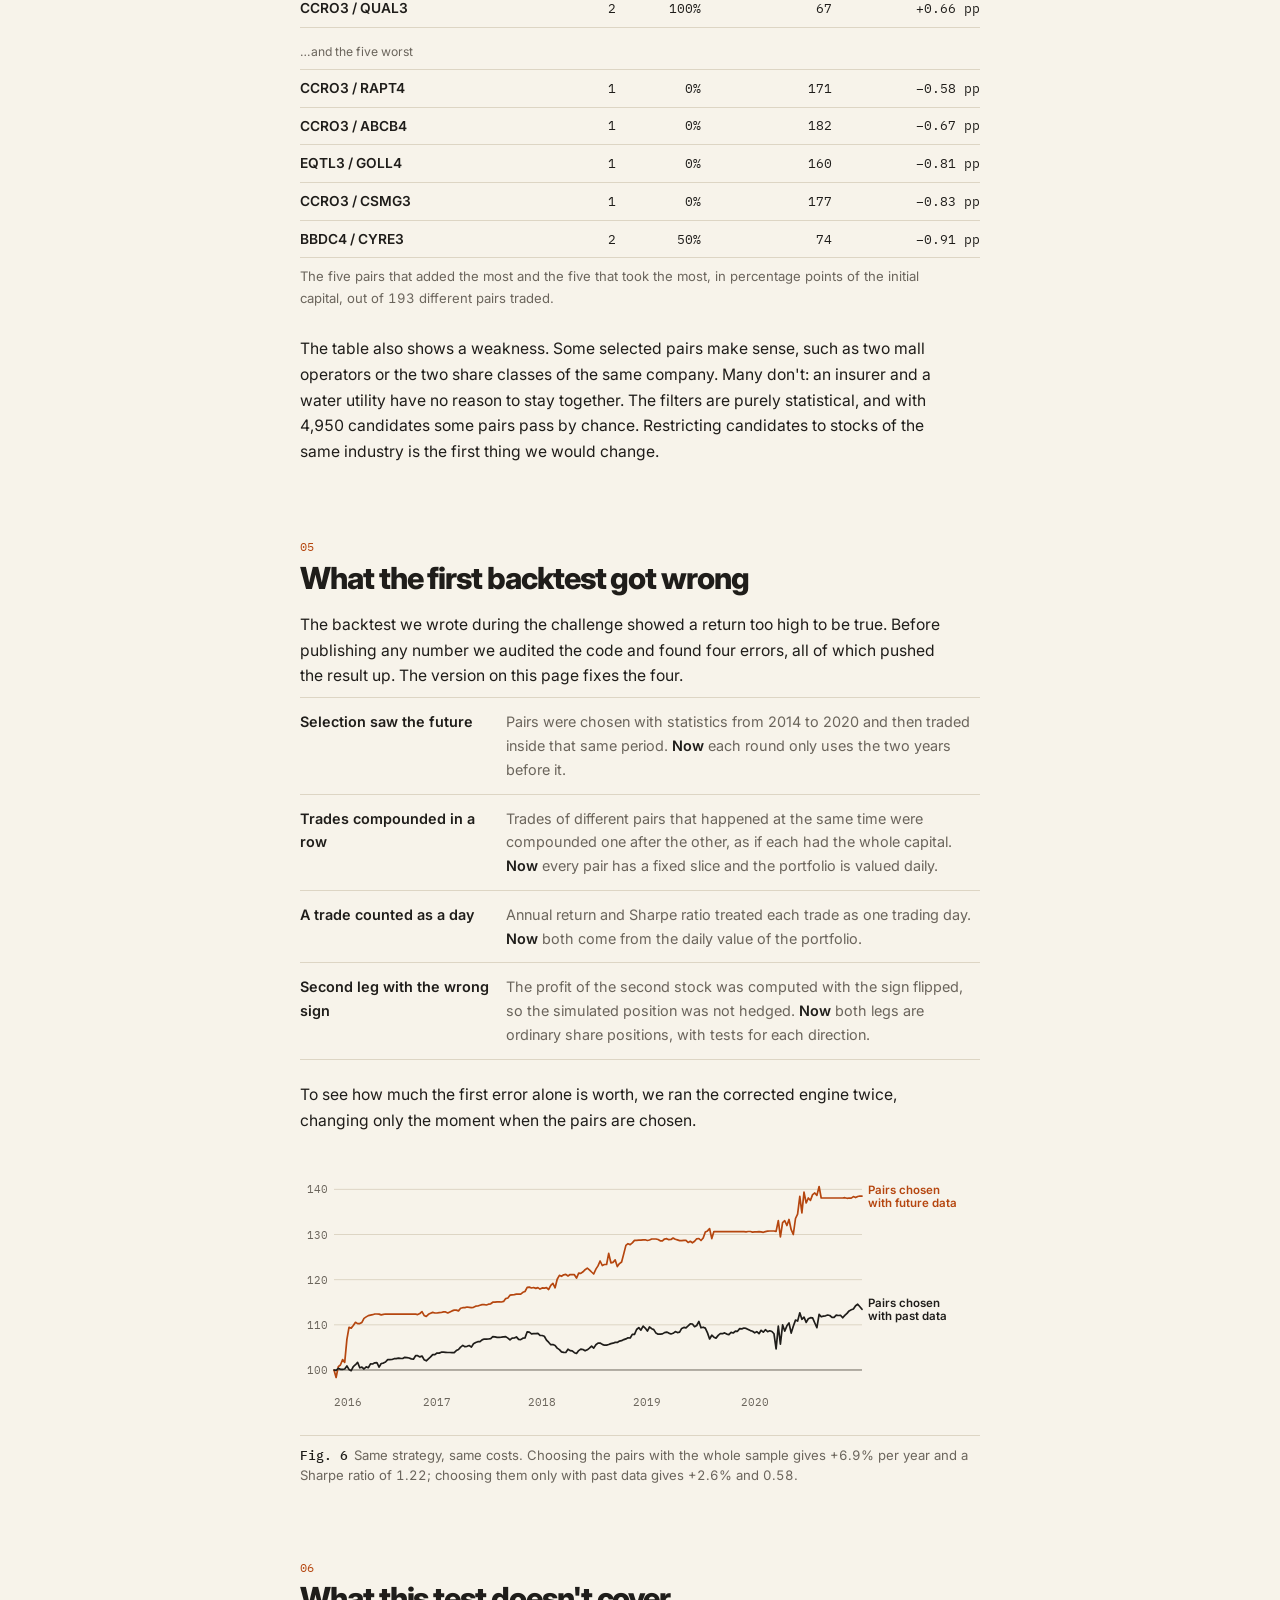
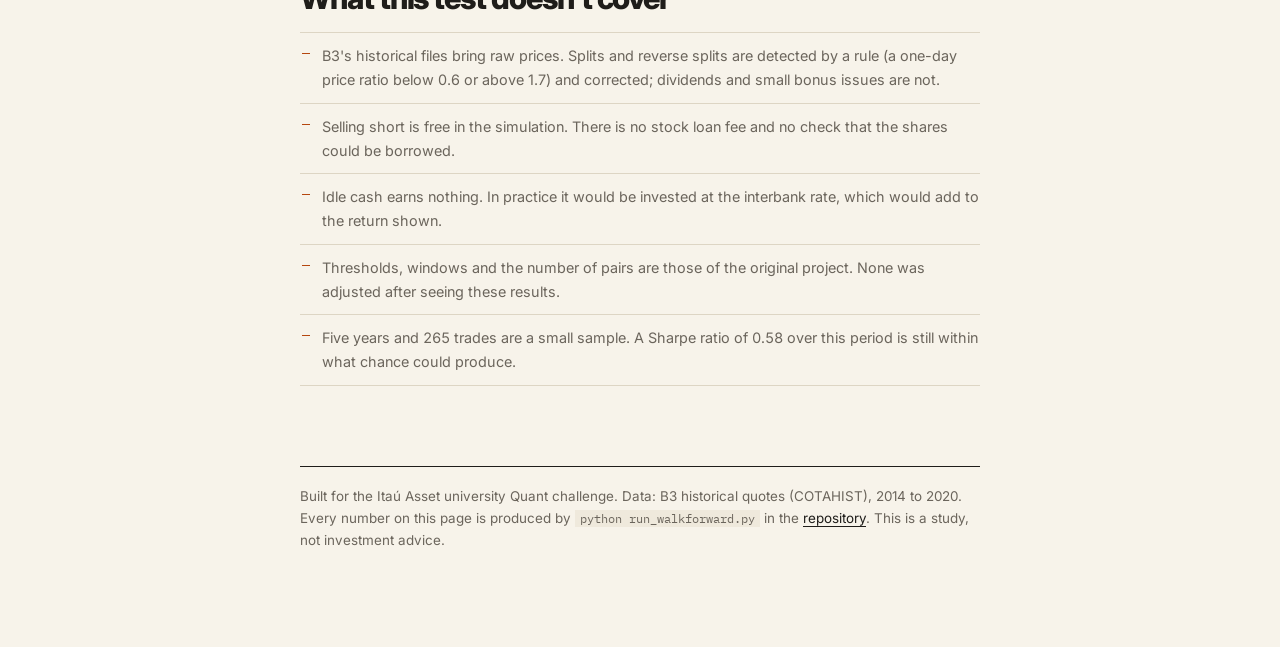
<file: site/index.html>
<!DOCTYPE html>
<html lang="en">
<head>
  <meta charset="UTF-8">
  <meta http-equiv="refresh" content="0; url=../">
  <link rel="canonical" href="../">
  <title>Pair trading on B3</title>
</head>
<body>
  <a href="../">Pair trading on B3</a>
</body>
</html>
</file>
<file: site/styles.css>
/* Same paper, ink and square corners as fujimoto01.github.io,
   plus one accent colour and a monospace face for figures. */
:root {
  color-scheme: light;
  --bg: #f7f3ea;
  --fg: #1f1d1a;
  --muted: #6b655c;
  --soft: #efe9dc;
  --line: #ddd5c4;
  --accent: #b5460f;
  --dock: rgba(247, 243, 234, 0.88);
  --shadow: 0 4px 24px rgba(60, 45, 20, 0.08);
  --mono: 'IBM Plex Mono', ui-monospace, 'SFMono-Regular', Menlo, Consolas, monospace;
}
:root[data-theme="dark"] {
  color-scheme: dark;
  --bg: #22272e;
  --fg: #e6edf3;
  --muted: #9ba7b4;
  --soft: #2d333b;
  --line: #444c56;
  --accent: #f0883e;
  --dock: rgba(34, 39, 46, 0.88);
  --shadow: 0 4px 24px rgba(0, 0, 0, 0.3);
}
* { box-sizing: border-box; margin: 0; padding: 0; }
html { scroll-behavior: smooth; }
body {
  font-family: 'Inter', system-ui, sans-serif;
  background: var(--bg);
  color: var(--fg);
  line-height: 1.65;
  -webkit-font-smoothing: antialiased;
  transition: background .2s, color .2s;
}
a { color: inherit; }
[data-lang="pt"] .en, [data-lang="en"] .pt { display: none; }
.wrap { max-width: 728px; margin: 0 auto; padding: 0 24px 96px; }

/* header */
.top { padding-top: 104px; }
.kicker { font-family: var(--mono); font-size: 0.74rem; letter-spacing: 0.04em; text-transform: uppercase; color: var(--muted); }
.kicker b { color: var(--accent); font-weight: 500; }
h1 { font-size: clamp(2.3rem, 7vw, 3.6rem); font-weight: 800; letter-spacing: -0.045em; line-height: 1.02; margin-top: 14px; }
.lead { font-size: clamp(1.05rem, 2.6vw, 1.22rem); line-height: 1.5; margin-top: 16px; max-width: 600px; }
.byline { font-size: 0.86rem; color: var(--muted); margin-top: 14px; }
.actions { display: flex; flex-wrap: wrap; gap: 6px; margin-top: 18px; }
.action {
  display: inline-flex; align-items: center; gap: 6px; font-size: 0.78rem; font-weight: 600; text-decoration: none;
  padding: 4px 11px; background: var(--fg); color: var(--bg); border: 1px solid var(--fg);
}
.action.ghost { background: transparent; color: var(--fg); border-color: var(--line); }
.action:hover { opacity: 0.85; }
.action svg { width: 13px; height: 13px; fill: currentColor; }

.facts { display: grid; grid-template-columns: repeat(4, 1fr); margin-top: 44px; border-top: 1px solid var(--fg); border-bottom: 1px solid var(--line); }
.facts div { padding: 14px 12px 14px 0; }
.facts div + div { padding-left: 14px; border-left: 1px solid var(--line); }
.facts b { display: block; font-family: var(--mono); font-size: 1.5rem; font-weight: 500; letter-spacing: -0.03em; line-height: 1.2; font-variant-numeric: tabular-nums; }
.facts span { font-size: 0.78rem; color: var(--muted); line-height: 1.35; }
.facts div > span { display: block; margin-top: 4px; }

/* sections */
section { margin-top: 72px; scroll-margin-top: 24px; }
.num { font-family: var(--mono); font-size: 0.74rem; color: var(--accent); letter-spacing: 0.04em; }
h2 { font-size: clamp(1.5rem, 4vw, 1.9rem); font-weight: 800; letter-spacing: -0.035em; line-height: 1.15; margin: 4px 0 16px; }
p { font-size: 0.98rem; }
p + p { margin-top: 14px; }
section > p { max-width: 640px; }
[data-v], td, .tile b { font-variant-numeric: tabular-nums; }

/* figures */
figure { margin: 30px 0 34px; }
.fig { position: relative; }
.fig svg { display: block; overflow: visible; }
figcaption { font-size: 0.82rem; color: var(--muted); margin-top: 12px; padding-top: 10px; border-top: 1px solid var(--line); line-height: 1.5; }
figcaption b { font-family: var(--mono); font-weight: 500; color: var(--fg); margin-right: 6px; }
.fig text { font-family: var(--mono); font-size: 11px; fill: var(--muted); }
.fig .label { font-family: 'Inter', sans-serif; font-size: 11.5px; font-weight: 600; fill: var(--fg); }
.fig .label.muted { fill: var(--muted); }
.fig .label.accent { fill: var(--accent); }
.fig .value { font-size: 12px; fill: var(--fg); }
.fig .line { fill: none; stroke: var(--fg); stroke-width: 1.7; stroke-linejoin: round; stroke-linecap: round; }
.fig .line.muted { stroke: var(--muted); stroke-width: 1.3; }
.fig .line.accent { stroke: var(--accent); }
.fig .grid { stroke: var(--line); stroke-width: 1; }
.fig .axis { stroke: var(--muted); stroke-width: 1; }
.fig .band { stroke: var(--accent); stroke-width: 1; stroke-dasharray: 4 3; }
.fig .rule { stroke: var(--muted); stroke-width: 1; pointer-events: none; }
.fig .span { fill: var(--accent); opacity: 0.13; }
.fig .area { fill: var(--accent); opacity: 0.35; }
.fig .bar { fill: var(--fg); }
.fig .bar.accent { fill: var(--accent); }
.fig .formation { fill: var(--soft); stroke: var(--line); }
.fig .dot { fill: var(--accent); stroke: var(--bg); stroke-width: 1.5; }
.fig .dot.open { fill: var(--bg); stroke: var(--accent); }
.tip {
  position: absolute; z-index: 2; pointer-events: none; white-space: nowrap;
  font-family: var(--mono); font-size: 0.72rem; line-height: 1.5; padding: 6px 9px;
  background: var(--bg); border: 1px solid var(--fg); box-shadow: var(--shadow);
}
.tip b { display: block; font-weight: 500; color: var(--muted); }

/* filter list, audit list, limits */
.defs { margin-top: 8px; border-top: 1px solid var(--line); }
.defs > div { display: grid; grid-template-columns: 190px 1fr; gap: 16px; padding: 12px 0; border-bottom: 1px solid var(--line); }
.defs dt { font-size: 0.9rem; font-weight: 600; }
.defs dt small { display: block; font-family: var(--mono); font-size: 0.72rem; font-weight: 400; color: var(--muted); margin-top: 2px; }
.defs dd { font-size: 0.9rem; color: var(--muted); }
.defs dd b { color: var(--fg); font-weight: 600; }
.limits { list-style: none; margin-top: 8px; border-top: 1px solid var(--line); }
.limits li { font-size: 0.9rem; color: var(--muted); padding: 11px 0 11px 22px; border-bottom: 1px solid var(--line); position: relative; }
.limits li::before { content: ""; position: absolute; left: 2px; top: 20px; width: 8px; height: 1px; background: var(--accent); }

/* result tiles */
.tiles { display: grid; grid-template-columns: repeat(4, 1fr); margin: 26px 0 26px; border: 1px solid var(--fg); }
.tile { padding: 14px 14px 13px; }
.tile + .tile { border-left: 1px solid var(--line); }
.tile > span { display: block; font-size: 0.76rem; color: var(--muted); }
.tile b { display: block; font-family: var(--mono); font-size: 1.55rem; font-weight: 500; letter-spacing: -0.03em; line-height: 1.25; margin-top: 2px; }
.tile small { display: block; font-family: var(--mono); font-size: 0.7rem; color: var(--muted); margin-top: 2px; }

/* tables */
.scroll { overflow-x: auto; margin: 22px 0 8px; }
table { width: 100%; border-collapse: collapse; font-size: 0.86rem; }
th, td { padding: 7px 0 7px 12px; text-align: right; border-bottom: 1px solid var(--line); white-space: nowrap; }
td { font-family: var(--mono); font-size: 0.8rem; }
thead th { font-size: 0.74rem; font-weight: 500; color: var(--muted); border-bottom-color: var(--fg); }
tbody th { font-weight: 600; }
th:first-child, td:first-child { text-align: left; padding-left: 0; }
tr.dim th, tr.dim td { color: var(--muted); font-weight: 400; }
tr.gap td { font-family: 'Inter', sans-serif; font-size: 0.76rem; color: var(--muted); padding-top: 14px; }
.tablecap { font-size: 0.82rem; color: var(--muted); margin-bottom: 26px; }

footer { margin-top: 80px; padding-top: 18px; border-top: 1px solid var(--fg); font-size: 0.84rem; color: var(--muted); }
footer p { font-size: inherit; }
footer a { color: var(--fg); text-underline-offset: 3px; }
code { font-family: var(--mono); font-size: 0.86em; background: var(--soft); padding: 1px 5px; }

/* dock, as on the portfolio */
.dock {
  position: fixed; top: 16px; right: 16px; z-index: 20;
  display: flex; align-items: center; gap: 2px; padding: 6px;
  background: var(--dock); backdrop-filter: blur(12px); -webkit-backdrop-filter: blur(12px);
  border: 1px solid var(--fg); box-shadow: var(--shadow);
}
.dock a, .dock button {
  width: 40px; height: 40px; display: inline-flex; align-items: center; justify-content: center;
  background: none; border: 0; color: var(--fg); cursor: pointer; font: inherit; font-size: 0.75rem; font-weight: 700;
  text-decoration: none; transition: background .15s;
}
.dock a:hover, .dock button:hover { background: var(--soft); }
.dock svg { width: 18px; height: 18px; fill: currentColor; }
.dock .sep { width: 1px; height: 24px; background: var(--line); margin: 0 6px; }
:root[data-theme="dark"] .dock .moon, :root[data-theme="light"] .dock .sun { display: none; }

@media (max-width: 600px) {
  .top { padding-top: 84px; }
  .dock { top: 12px; right: 12px; padding: 4px; }
  .dock a, .dock button { width: 36px; height: 36px; }
  .dock .sep { margin: 0 3px; }
  .facts, .tiles { grid-template-columns: repeat(2, 1fr); }
  .facts div:nth-child(3) { padding-left: 0; border-left: 0; }
  .facts div:nth-child(n+3) { border-top: 1px solid var(--line); }
  .tile:nth-child(3) { border-left: 0; }
  .tile:nth-child(n+3) { border-top: 1px solid var(--line); }
  .defs > div { grid-template-columns: 1fr; gap: 4px; }
  section { margin-top: 56px; }
}
</file>
